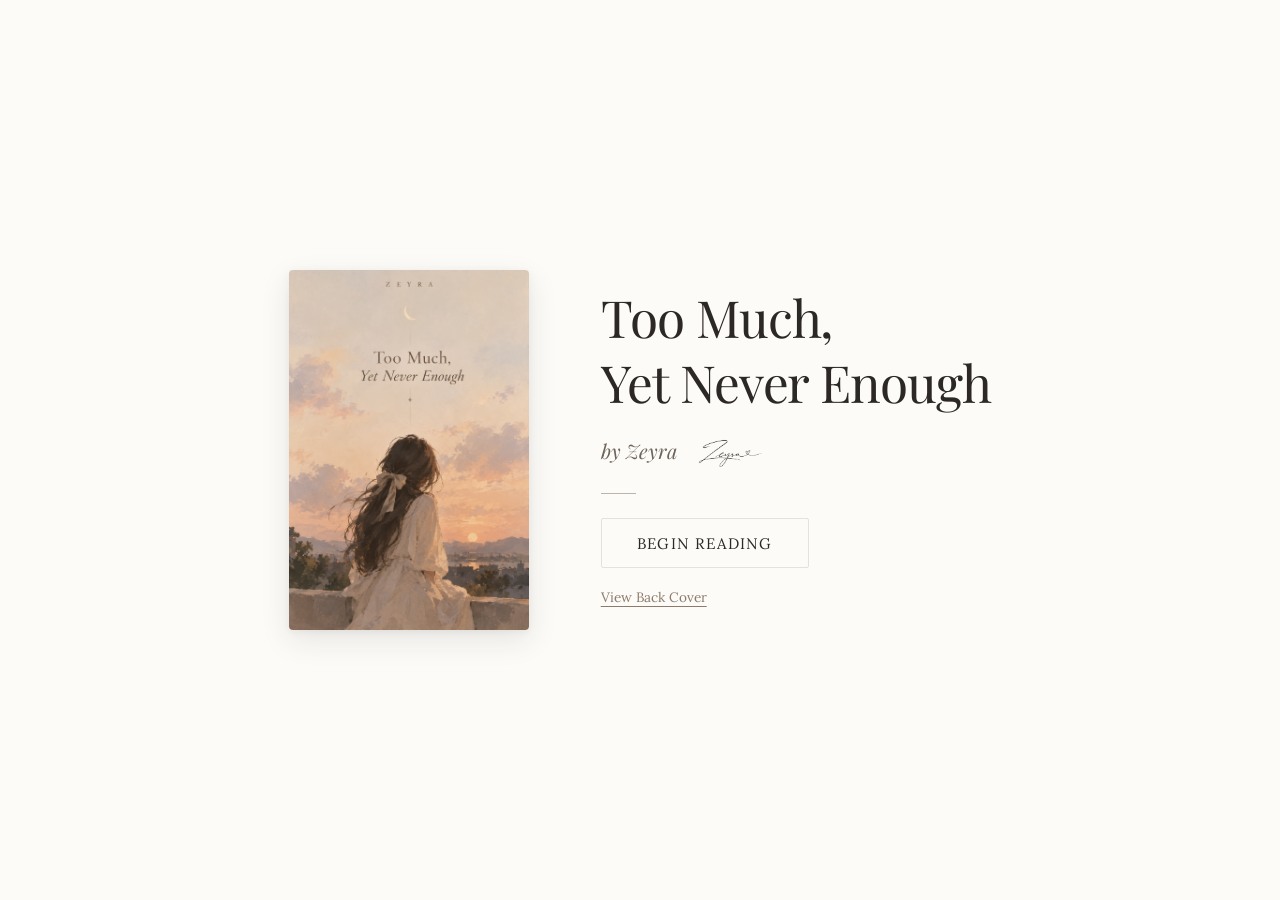
<file: index.html>
<!DOCTYPE html>
<html lang="en">
<head>
  <meta charset="UTF-8">
  <meta name="viewport" content="width=device-width, initial-scale=1.0">
  <title>Too Much, Yet Never Enough — Zeyra</title>
  <meta name="description" content="A book by Zeyra. Too Much, Yet Never Enough.">
  
  <!-- Typography: Playfair Display & Lora -->
  <link rel="preconnect" href="https://fonts.googleapis.com">
  <link rel="preconnect" href="https://fonts.gstatic.com" crossorigin>
  <link href="https://fonts.googleapis.com/css2?family=Lora:ital,wght@0,400;0,500;0,600;1,400;1,500&family=Playfair+Display:ital,wght@0,400;0,600;0,700;1,400&display=swap" rel="stylesheet">
  
  <link rel="stylesheet" href="css/styles.css">
</head>
<body class="theme-cream">
  <!-- Top Reading Progress Indicator -->
  <div id="progress-bar" class="progress-bar" aria-hidden="true"></div>

  <!-- Main Web Container -->
  <div id="app">
    
    <!-- HOMEPAGE VIEW (Clean, Quiet, Minimal, Literary) -->
    <section id="view-home" class="view view-home active" aria-label="Book Title Screen">
      <div class="home-container">
        
        <!-- Clean Cover Artwork -->
        <div class="home-cover-wrapper">
          <img src="images/Cover.png" alt="Too Much, Yet Never Enough Cover Artwork" class="home-cover-img">
        </div>

        <!-- Title & Action Buttons -->
        <div class="home-info">
          <h1 class="home-title">
            <span>Too Much,</span>
            <span>Yet Never Enough</span>
          </h1>
          <div class="home-author-row">
            <span class="home-author">by Zeyra</span>
            <img src="images/Signature.png" alt="Zeyra Signature" class="home-sig-thumb">
          </div>

          <div class="home-divider" aria-hidden="true"></div>

          <div class="home-actions">
            <button id="btn-begin" class="btn-primary" type="button">
              Begin Reading
            </button>
            <button id="btn-resume" class="btn-secondary hidden" type="button">
              Resume Reading
            </button>
            <button id="btn-view-back-cover" class="btn-link" type="button">
              View Back Cover
            </button>
          </div>
        </div>

      </div>
    </section>

    <!-- BACK COVER MODAL -->
    <div id="modal-back-cover" class="modal-overlay hidden" aria-hidden="true">
      <div class="modal-backdrop" id="backdrop-back-cover"></div>
      <div class="modal-content card-modal">
        <button id="btn-close-back-cover" class="close-btn" aria-label="Close Back Cover">
          <svg width="22" height="22" viewBox="0 0 24 24" fill="none" stroke="currentColor" stroke-width="2">
            <line x1="18" y1="6" x2="6" y2="18"></line>
            <line x1="6" y1="6" x2="18" y2="18"></line>
          </svg>
        </button>
        <div class="modal-body">
          <img src="images/Back_Cover.png" alt="Too Much, Yet Never Enough Back Cover" class="back-cover-modal-img">
        </div>
      </div>
    </div>

    <!-- READER VIEW -->
    <section id="view-reader" class="view view-reader hidden" aria-label="Book Reader">
      <!-- Minimal Sticky Reader Header -->
      <header class="reader-header">
        <div class="header-left">
          <button id="btn-home" class="icon-btn" title="Back to Title Screen" aria-label="Back to Title Screen">
            <svg width="18" height="18" viewBox="0 0 24 24" fill="none" stroke="currentColor" stroke-width="1.8" stroke-linecap="round" stroke-linejoin="round">
              <path d="M3 9l9-7 9 7v11a2 2 0 0 1-2 2H5a2 2 0 0 1-2-2z"></path>
              <polyline points="9 22 9 12 15 12 15 22"></polyline>
            </svg>
            <span class="btn-label">Home</span>
          </button>
          <span class="reader-book-title">Too Much, Yet Never Enough</span>
        </div>

        <div class="header-center">
          <span id="current-chapter-indicator" class="chapter-indicator">Chapter 1</span>
        </div>

        <div class="header-right">
          <div class="controls-group">
            <!-- Theme Selector -->
            <button id="btn-theme" class="icon-btn" title="Toggle Theme (Warm Cream / Soft Sepia / Quiet Dark)" aria-label="Toggle Theme">
              <svg width="18" height="18" viewBox="0 0 24 24" fill="none" stroke="currentColor" stroke-width="1.8">
                <circle cx="12" cy="12" r="5"></circle>
                <path d="M12 1v2M12 21v2M4.22 4.22l1.42 1.42M18.36 18.36l1.42 1.42M1 12h2M21 12h2M4.22 19.78l1.42-1.42M18.36 5.64l1.42-1.42"></path>
              </svg>
            </button>

            <!-- Font Size Adjuster -->
            <button id="btn-font-dec" class="text-btn" title="Decrease Text Size" aria-label="Decrease Text Size">A-</button>
            <button id="btn-font-inc" class="text-btn" title="Increase Text Size" aria-label="Increase Text Size">A+</button>

            <!-- Table of Contents Toggle -->
            <button id="btn-toc" class="icon-btn highlight" title="Table of Contents (M)" aria-label="Open Table of Contents">
              <svg width="18" height="18" viewBox="0 0 24 24" fill="none" stroke="currentColor" stroke-width="1.8">
                <line x1="3" y1="6" x2="21" y2="6"></line>
                <line x1="3" y1="12" x2="21" y2="12"></line>
                <line x1="3" y1="18" x2="17" y2="18"></line>
              </svg>
              <span class="btn-label">Contents</span>
            </button>
          </div>
        </div>
      </header>

      <!-- Reader Scroll Container -->
      <main id="reader-main" class="reader-main" tabIndex="0">
        
        <!-- PART INTRO BANNER -->
        <div id="part-banner" class="part-banner hidden" aria-live="polite">
          <p id="part-banner-num" class="part-number"></p>
          <h2 id="part-banner-title" class="part-title"></h2>
          <div class="part-divider"></div>
        </div>

        <!-- CHAPTER CONTENT AREA -->
        <article id="chapter-article" class="chapter-article" aria-live="polite">
          <header class="chapter-header">
            <p id="ch-number" class="ch-number-label"></p>
            <h1 id="ch-title" class="ch-title-heading"></h1>
          </header>
          
          <div id="ch-body" class="ch-body-text">
            <!-- Manuscript text rendered dynamically -->
          </div>

          <!-- EPILOGUE SIGNATURE -->
          <div id="epilogue-signature" class="epilogue-sig-container hidden">
            <img src="images/Signature.png" alt="Zeyra Signature" class="reader-signature-img">
          </div>
        </article>

        <!-- CHAPTER NAVIGATION FOOTER -->
        <nav class="reader-nav-footer" aria-label="Chapter Navigation">
          <button id="btn-prev-ch" class="nav-btn prev" type="button">
            <svg width="16" height="16" viewBox="0 0 24 24" fill="none" stroke="currentColor" stroke-width="2">
              <polyline points="15 18 9 12 15 6"></polyline>
            </svg>
            <div class="nav-btn-text">
              <span class="nav-sub">Previous</span>
              <span id="prev-ch-title" class="nav-title">---</span>
            </div>
          </button>

          <button id="btn-toc-footer" class="nav-toc-btn" type="button">
            Table of Contents
          </button>

          <button id="btn-next-ch" class="nav-btn next" type="button">
            <div class="nav-btn-text">
              <span class="nav-sub">Next</span>
              <span id="next-ch-title" class="nav-title">---</span>
            </div>
            <svg width="16" height="16" viewBox="0 0 24 24" fill="none" stroke="currentColor" stroke-width="2">
              <polyline points="9 18 15 12 9 6"></polyline>
            </svg>
          </button>
        </nav>

        <!-- BOOK ENDING & BACK COVER VIEW -->
        <footer id="book-footer" class="book-footer hidden">
          <div class="ending-ornament">― FIN ―</div>
          <p class="ending-title">Too Much, Yet Never Enough</p>
          <p class="ending-author">by Zeyra</p>
          <img src="images/Signature.png" alt="Zeyra Signature" class="footer-signature-img">

          <div class="ending-back-cover">
            <h3>Back Cover</h3>
            <img src="images/Back_Cover.png" alt="Too Much, Yet Never Enough Back Cover" class="ending-back-cover-img">
          </div>
        </footer>

      </main>
    </section>

    <!-- TABLE OF CONTENTS DRAWER / OVERLAY -->
    <div id="toc-overlay" class="toc-overlay hidden" aria-hidden="true">
      <div class="toc-backdrop" id="toc-backdrop"></div>
      <aside class="toc-drawer" aria-label="Table of Contents">
        <header class="toc-header">
          <div class="toc-header-title">
            <h2>Table of Contents</h2>
            <span class="toc-book-author">Too Much, Yet Never Enough</span>
          </div>
          <button id="btn-close-toc" class="close-btn" aria-label="Close Table of Contents">
            <svg width="20" height="20" viewBox="0 0 24 24" fill="none" stroke="currentColor" stroke-width="2">
              <line x1="18" y1="6" x2="6" y2="18"></line>
              <line x1="6" y1="6" x2="18" y2="18"></line>
            </svg>
          </button>
        </header>

        <div id="toc-list" class="toc-list">
          <!-- Dynamic Parts and Chapters -->
        </div>

        <div class="toc-footer-actions">
          <button id="btn-toc-back-cover" class="btn-secondary full-width">
            View Back Cover
          </button>
        </div>
      </aside>
    </div>

  </div>

  <!-- Embedded Manuscript Data -->
  <script src="js/book_data.js"></script>
  <script src="js/app.js"></script>
</body>
</html>
</file>
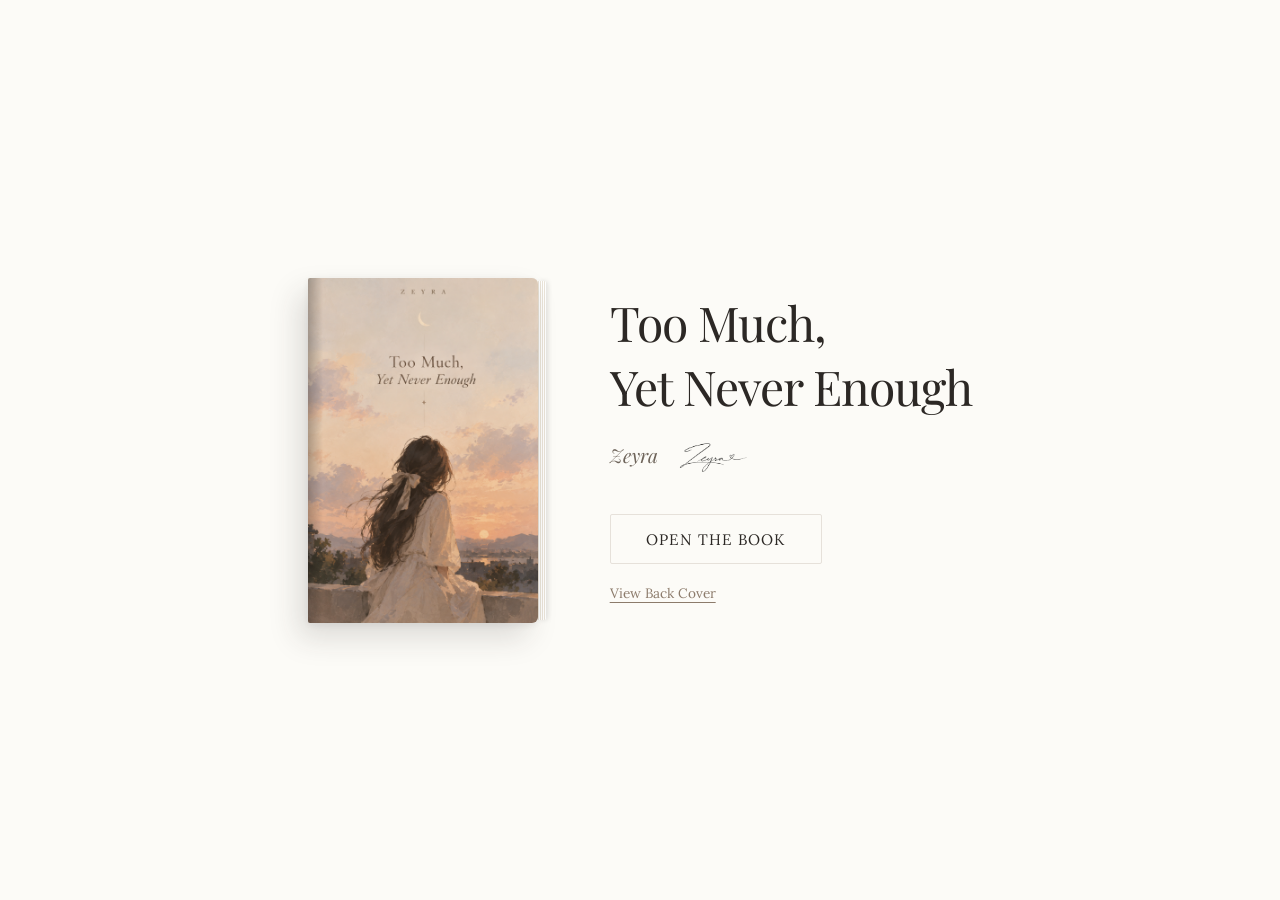
<file: web/index.html>
<!DOCTYPE html>
<html lang="en">
<head>
  <meta charset="UTF-8">
  <meta name="viewport" content="width=device-width, initial-scale=1.0">
  <title>Too Much, Yet Never Enough — Zeyra</title>
  <meta name="description" content="A book by Zeyra. Too Much, Yet Never Enough.">
  
  <!-- Typography: Playfair Display & Lora -->
  <link rel="preconnect" href="https://fonts.googleapis.com">
  <link rel="preconnect" href="https://fonts.gstatic.com" crossorigin>
  <link href="https://fonts.googleapis.com/css2?family=Lora:ital,wght@0,400;0,500;0,600;1,400;1,500&family=Playfair+Display:ital,wght@0,400;0,600;0,700;1,400&display=swap" rel="stylesheet">
  
  <link rel="stylesheet" href="css/styles.css">
</head>
<body class="theme-cream">
  <!-- Top Reading Progress Indicator -->
  <div id="progress-bar" class="progress-bar" aria-hidden="true"></div>

  <!-- Main Web Container -->
  <div id="app">
    
    <!-- HOMEPAGE & BOOK OPENING VIEW -->
    <section id="view-home" class="view view-home active" aria-label="Book Cover & Title Screen">
      <div class="home-container">
        
        <!-- 3D Realistic Book Display -->
        <div class="book-stage">
          <div id="book-3d" class="book-3d" title="Click to open book">
            <!-- Front Cover Layer -->
            <div class="book-cover-front">
              <img src="images/Cover.png" alt="Too Much, Yet Never Enough by Zeyra Cover" class="cover-img">
              <div class="cover-spine-shadow"></div>
            </div>
            
            <!-- Inside Page (Revealed when book opens) -->
            <div class="book-inside-page">
              <div class="inside-paper">
                <span class="inside-sub">Original Manuscript</span>
                <h2 class="inside-title">Too Much,<br>Yet Never Enough</h2>
                <div class="inside-line"></div>
                <p class="inside-author">by Zeyra</p>
                <img src="images/Signature.png" alt="Zeyra Signature" class="author-signature-img">
              </div>
            </div>

            <!-- Page Stack Effect -->
            <div class="book-pages-stack"></div>
          </div>
        </div>

        <!-- Title & Action Buttons -->
        <div class="home-info">
          <h1 class="home-title">
            <span>Too Much,</span>
            <span>Yet Never Enough</span>
          </h1>
          <div class="home-author-row">
            <span class="home-author">Zeyra</span>
            <img src="images/Signature.png" alt="Zeyra Signature" class="home-sig-thumb">
          </div>

          <div class="home-actions">
            <button id="btn-begin" class="btn-primary" type="button">
              Open the Book
            </button>
            <button id="btn-resume" class="btn-secondary hidden" type="button">
              Resume Reading
            </button>
            <button id="btn-view-back-cover" class="btn-link" type="button">
              View Back Cover
            </button>
          </div>
        </div>

      </div>
    </section>

    <!-- BACK COVER MODAL / VIEW -->
    <div id="modal-back-cover" class="modal-overlay hidden" aria-hidden="true">
      <div class="modal-backdrop" id="backdrop-back-cover"></div>
      <div class="modal-content card-modal">
        <button id="btn-close-back-cover" class="close-btn" aria-label="Close Back Cover">
          <svg width="22" height="22" viewBox="0 0 24 24" fill="none" stroke="currentColor" stroke-width="2">
            <line x1="18" y1="6" x2="6" y2="18"></line>
            <line x1="6" y1="6" x2="18" y2="18"></line>
          </svg>
        </button>
        <div class="modal-body">
          <img src="images/Back_Cover.png" alt="Too Much, Yet Never Enough Back Cover" class="back-cover-modal-img">
        </div>
      </div>
    </div>

    <!-- READER VIEW -->
    <section id="view-reader" class="view view-reader hidden" aria-label="Book Reader">
      <!-- Minimal Sticky Reader Header -->
      <header class="reader-header">
        <div class="header-left">
          <button id="btn-home" class="icon-btn" title="Back to Title Screen" aria-label="Back to Title Screen">
            <svg width="18" height="18" viewBox="0 0 24 24" fill="none" stroke="currentColor" stroke-width="1.8" stroke-linecap="round" stroke-linejoin="round">
              <path d="M3 9l9-7 9 7v11a2 2 0 0 1-2 2H5a2 2 0 0 1-2-2z"></path>
              <polyline points="9 22 9 12 15 12 15 22"></polyline>
            </svg>
            <span class="btn-label">Home</span>
          </button>
          <span class="reader-book-title">Too Much, Yet Never Enough</span>
        </div>

        <div class="header-center">
          <span id="current-chapter-indicator" class="chapter-indicator">Chapter 1</span>
        </div>

        <div class="header-right">
          <div class="controls-group">
            <!-- Theme Selector -->
            <button id="btn-theme" class="icon-btn" title="Toggle Theme (Warm Cream / Soft Sepia / Quiet Dark)" aria-label="Toggle Theme">
              <svg width="18" height="18" viewBox="0 0 24 24" fill="none" stroke="currentColor" stroke-width="1.8">
                <circle cx="12" cy="12" r="5"></circle>
                <path d="M12 1v2M12 21v2M4.22 4.22l1.42 1.42M18.36 18.36l1.42 1.42M1 12h2M21 12h2M4.22 19.78l1.42-1.42M18.36 5.64l1.42-1.42"></path>
              </svg>
            </button>

            <!-- Font Size Adjuster -->
            <button id="btn-font-dec" class="text-btn" title="Decrease Text Size" aria-label="Decrease Text Size">A-</button>
            <button id="btn-font-inc" class="text-btn" title="Increase Text Size" aria-label="Increase Text Size">A+</button>

            <!-- Table of Contents Toggle -->
            <button id="btn-toc" class="icon-btn highlight" title="Table of Contents (M)" aria-label="Open Table of Contents">
              <svg width="18" height="18" viewBox="0 0 24 24" fill="none" stroke="currentColor" stroke-width="1.8">
                <line x1="3" y1="6" x2="21" y2="6"></line>
                <line x1="3" y1="12" x2="21" y2="12"></line>
                <line x1="3" y1="18" x2="17" y2="18"></line>
              </svg>
              <span class="btn-label">Contents</span>
            </button>
          </div>
        </div>
      </header>

      <!-- Reader Scroll Container -->
      <main id="reader-main" class="reader-main" tabIndex="0">
        
        <!-- PART INTRO BANNER -->
        <div id="part-banner" class="part-banner hidden" aria-live="polite">
          <p id="part-banner-num" class="part-number"></p>
          <h2 id="part-banner-title" class="part-title"></h2>
          <div class="part-divider"></div>
        </div>

        <!-- CHAPTER CONTENT AREA -->
        <article id="chapter-article" class="chapter-article" aria-live="polite">
          <header class="chapter-header">
            <p id="ch-number" class="ch-number-label"></p>
            <h1 id="ch-title" class="ch-title-heading"></h1>
          </header>
          
          <div id="ch-body" class="ch-body-text">
            <!-- Manuscript text rendered dynamically -->
          </div>

          <!-- EPILOGUE SIGNATURE (Shown at end of Epilogue) -->
          <div id="epilogue-signature" class="epilogue-sig-container hidden">
            <img src="images/Signature.png" alt="Zeyra Signature" class="reader-signature-img">
          </div>
        </article>

        <!-- CHAPTER NAVIGATION FOOTER -->
        <nav class="reader-nav-footer" aria-label="Chapter Navigation">
          <button id="btn-prev-ch" class="nav-btn prev" type="button">
            <svg width="16" height="16" viewBox="0 0 24 24" fill="none" stroke="currentColor" stroke-width="2">
              <polyline points="15 18 9 12 15 6"></polyline>
            </svg>
            <div class="nav-btn-text">
              <span class="nav-sub">Previous</span>
              <span id="prev-ch-title" class="nav-title">---</span>
            </div>
          </button>

          <button id="btn-toc-footer" class="nav-toc-btn" type="button">
            Table of Contents
          </button>

          <button id="btn-next-ch" class="nav-btn next" type="button">
            <div class="nav-btn-text">
              <span class="nav-sub">Next</span>
              <span id="next-ch-title" class="nav-title">---</span>
            </div>
            <svg width="16" height="16" viewBox="0 0 24 24" fill="none" stroke="currentColor" stroke-width="2">
              <polyline points="9 18 15 12 9 6"></polyline>
            </svg>
          </button>
        </nav>

        <!-- BOOK ENDING & BACK COVER VIEW -->
        <footer id="book-footer" class="book-footer hidden">
          <div class="ending-ornament">― FIN ―</div>
          <p class="ending-title">Too Much, Yet Never Enough</p>
          <p class="ending-author">by Zeyra</p>
          <img src="images/Signature.png" alt="Zeyra Signature" class="footer-signature-img">

          <div class="ending-back-cover">
            <h3>Back Cover</h3>
            <img src="images/Back_Cover.png" alt="Too Much, Yet Never Enough Back Cover" class="ending-back-cover-img">
          </div>
        </footer>

      </main>
    </section>

    <!-- TABLE OF CONTENTS DRAWER / OVERLAY -->
    <div id="toc-overlay" class="toc-overlay hidden" aria-hidden="true">
      <div class="toc-backdrop" id="toc-backdrop"></div>
      <aside class="toc-drawer" aria-label="Table of Contents">
        <header class="toc-header">
          <div class="toc-header-title">
            <h2>Table of Contents</h2>
            <span class="toc-book-author">Too Much, Yet Never Enough</span>
          </div>
          <button id="btn-close-toc" class="close-btn" aria-label="Close Table of Contents">
            <svg width="20" height="20" viewBox="0 0 24 24" fill="none" stroke="currentColor" stroke-width="2">
              <line x1="18" y1="6" x2="6" y2="18"></line>
              <line x1="6" y1="6" x2="18" y2="18"></line>
            </svg>
          </button>
        </header>

        <div id="toc-list" class="toc-list">
          <!-- Dynamic Parts and Chapters -->
        </div>

        <div class="toc-footer-actions">
          <button id="btn-toc-back-cover" class="btn-secondary full-width">
            View Back Cover
          </button>
        </div>
      </aside>
    </div>

  </div>

  <!-- Embedded Manuscript Data -->
  <script src="js/book_data.js"></script>
  <script src="js/app.js"></script>
</body>
</html>
</file>
<file: css/styles.css>
/* ==========================================================================
   TOO MUCH, YET NEVER ENOUGH — DIGITAL PRESENTATION STYLES
   Minimalist, Literary, Warm, Human
   ========================================================================== */

:root {
  /* Default Theme: Warm Cream */
  --bg-primary: #FCFBF7;
  --bg-secondary: #F5F2EB;
  --bg-header: rgba(252, 251, 247, 0.94);
  --text-primary: #2C2825;
  --text-secondary: #6E645A;
  --text-muted: #8C7B6B;
  --border-color: #E6E1DA;
  --border-light: #F0ECE4;
  --hover-bg: #ECE7DE;
  --accent-color: #7C6F64;
  --shadow-sm: 0 4px 20px rgba(0, 0, 0, 0.04);
  --shadow-book: 0 10px 30px rgba(44, 40, 37, 0.1), 0 2px 8px rgba(0, 0, 0, 0.05);
  --shadow-drawer: -4px 0 30px rgba(0, 0, 0, 0.08);

  /* Typography Variables */
  --font-heading: 'Playfair Display', Georgia, 'Times New Roman', serif;
  --font-body: 'Lora', Georgia, serif;
  --font-size-base: 1.125rem; /* 18px */
  --line-height-body: 1.8;
  --reading-max-width: 680px;

  /* Transitions */
  --transition-fast: 0.15s ease;
  --transition-smooth: 0.3s cubic-bezier(0.16, 1, 0.3, 1);
}

/* Sepia Theme */
body.theme-sepia {
  --bg-primary: #F6F1E5;
  --bg-secondary: #EFE7D7;
  --bg-header: rgba(246, 241, 229, 0.94);
  --text-primary: #382E26;
  --text-secondary: #706153;
  --text-muted: #8F7D6D;
  --border-color: #E2D6C3;
  --border-light: #EBE0D0;
  --hover-bg: #E7DAC7;
  --accent-color: #826F5F;
}

/* Quiet Dark Theme */
body.theme-dark {
  --bg-primary: #1A1816;
  --bg-secondary: #24211E;
  --bg-header: rgba(26, 24, 22, 0.94);
  --text-primary: #E6DFD5;
  --text-secondary: #A3988C;
  --text-muted: #B8A898;
  --border-color: #332E28;
  --border-light: #2A2622;
  --hover-bg: #2B2723;
  --accent-color: #C2B3A3;
  --shadow-sm: 0 4px 20px rgba(0, 0, 0, 0.2);
  --shadow-book: 0 10px 30px rgba(0, 0, 0, 0.35);
  --shadow-drawer: -4px 0 30px rgba(0, 0, 0, 0.3);
}

/* Base Resets */
*, *::before, *::after {
  box-sizing: border-box;
  margin: 0;
  padding: 0;
}

html {
  font-size: 16px;
  scroll-behavior: smooth;
  -webkit-text-size-adjust: 100%;
}

body {
  background-color: var(--bg-primary);
  color: var(--text-primary);
  font-family: var(--font-body);
  font-size: var(--font-size-base);
  line-height: var(--line-height-body);
  text-rendering: optimizeLegibility;
  -webkit-font-smoothing: antialiased;
  -moz-osx-font-smoothing: grayscale;
  transition: background-color var(--transition-smooth), color var(--transition-smooth);
  min-height: 100vh;
  overflow-x: hidden;
}

/* Progress Bar */
.progress-bar {
  position: fixed;
  top: 0;
  left: 0;
  height: 2px;
  background-color: var(--accent-color);
  width: 0%;
  z-index: 1000;
  transition: width 0.1s ease-out;
  opacity: 0.7;
}

/* App Container */
#app {
  width: 100%;
  min-height: 100vh;
}

.view {
  width: 100%;
  min-height: 100vh;
}

.hidden {
  display: none !important;
}

/* ==========================================================================
   1. HOMEPAGE (Quiet, Minimal, Literary)
   ========================================================================== */

.view-home {
  display: flex;
  align-items: center;
  justify-content: center;
  padding: 3rem 1.5rem;
  min-height: 100vh;
}

.home-container {
  display: flex;
  flex-direction: column;
  align-items: center;
  gap: 3rem;
  max-width: 840px;
  width: 100%;
  animation: fadeIn 0.6s ease-out;
}

@media (min-width: 768px) {
  .home-container {
    flex-direction: row;
    justify-content: center;
    align-items: center;
    gap: 4.5rem;
  }
}

/* Clean Cover Artwork Display */
.home-cover-wrapper {
  max-width: 240px;
  width: 100%;
  border-radius: 4px;
  box-shadow: var(--shadow-book);
  overflow: hidden;
  transition: transform var(--transition-smooth);
}

.home-cover-wrapper:hover {
  transform: translateY(-4px);
}

.home-cover-img {
  width: 100%;
  height: auto;
  display: block;
}

/* Homepage Info & Actions */
.home-info {
  text-align: center;
  max-width: 440px;
}

@media (min-width: 768px) {
  .home-info {
    text-align: left;
  }
}

.home-title {
  font-family: var(--font-heading);
  font-size: clamp(2.2rem, 5.5vw, 3.2rem);
  font-weight: 400;
  letter-spacing: -0.02em;
  line-height: 1.2;
  color: var(--text-primary);
  display: flex;
  flex-direction: column;
  gap: 0.2rem;
  margin-bottom: 1.25rem;
}

.home-author-row {
  display: flex;
  align-items: center;
  gap: 1rem;
  margin-bottom: 1.5rem;
  justify-content: center;
}

@media (min-width: 768px) {
  .home-author-row {
    justify-content: flex-start;
  }
}

.home-author {
  font-family: var(--font-heading);
  font-size: 1.25rem;
  font-style: italic;
  color: var(--text-secondary);
}

.home-sig-thumb {
  height: 36px;
  width: auto;
  opacity: 0.85;
}

.home-divider {
  width: 35px;
  height: 1px;
  background-color: var(--accent-color);
  margin: 1.5rem auto;
  opacity: 0.5;
}

@media (min-width: 768px) {
  .home-divider {
    margin: 1.5rem 0;
  }
}

.home-actions {
  display: flex;
  flex-direction: column;
  align-items: stretch;
  gap: 0.85rem;

}

@media (min-width: 768px) {
  .home-actions {
    align-items: flex-start;
  }
}

.btn-primary {
  background-color: transparent;
  color: var(--text-primary);
  border: 1px solid var(--border-color);
  padding: 0.9rem 2.2rem;
  font-family: var(--font-body);
  font-size: 0.95rem;
  letter-spacing: 0.08em;
  text-transform: uppercase;
  cursor: pointer;
  border-radius: 2px;
  transition: all var(--transition-fast);
}

.btn-primary:hover {
  background-color: var(--text-primary);
  color: var(--bg-primary);
  border-color: var(--text-primary);
}

.btn-secondary {
  background-color: transparent;
  color: var(--text-secondary);
  border: 1px dashed var(--border-color);
  padding: 0.75rem 1.8rem;
  font-family: var(--font-body);
  font-size: 0.88rem;
  letter-spacing: 0.05em;
  cursor: pointer;
  border-radius: 2px;
  transition: all var(--transition-fast);
}

.btn-secondary:hover {
  border-color: var(--text-primary);
  color: var(--text-primary);
}

.btn-link {
  background: transparent;
  border: none;
  font-family: var(--font-body);
  font-size: 0.85rem;
  color: var(--text-muted);
  cursor: pointer;
  text-decoration: underline;
  text-underline-offset: 4px;
  padding: 0.4rem 0;
  transition: color var(--transition-fast);
}

.btn-link:hover {
  color: var(--text-primary);
}

/* ==========================================================================
   2. READER VIEW
   ========================================================================== */

.view-reader {
  display: flex;
  flex-direction: column;
  min-height: 100vh;
}

/* Reader Header */
.reader-header {
  position: sticky;
  top: 0;
  left: 0;
  right: 0;
  height: 60px;
  background-color: var(--bg-header);
  backdrop-filter: blur(8px);
  -webkit-backdrop-filter: blur(8px);
  border-bottom: 1px solid var(--border-light);
  display: flex;
  align-items: center;
  justify-content: space-between;
  padding: 0 1.5rem;
  z-index: 100;
  transition: background-color var(--transition-smooth);
}

.header-left, .header-right {
  display: flex;
  align-items: center;
  gap: 0.75rem;
}

.reader-book-title {
  font-family: var(--font-heading);
  font-size: 0.9rem;
  font-style: italic;
  color: var(--text-secondary);
  display: none;
}

@media (min-width: 640px) {
  .reader-book-title {
    display: inline-block;
  }
}

.chapter-indicator {
  font-family: var(--font-body);
  font-size: 0.85rem;
  letter-spacing: 0.04em;
  color: var(--text-muted);
  text-transform: uppercase;
}

.controls-group {
  display: flex;
  align-items: center;
  gap: 0.5rem;
}

.icon-btn, .text-btn {
  background: transparent;
  border: 1px solid transparent;
  color: var(--text-secondary);
  font-family: var(--font-body);
  font-size: 0.85rem;
  padding: 0.4rem 0.6rem;
  border-radius: 4px;
  cursor: pointer;
  display: flex;
  align-items: center;
  gap: 0.4rem;
  transition: all var(--transition-fast);
}

.icon-btn:hover, .text-btn:hover {
  background-color: var(--hover-bg);
  color: var(--text-primary);
}

.icon-btn.highlight {
  border-color: var(--border-color);
  color: var(--text-primary);
}

.btn-label {
  font-size: 0.8rem;
  letter-spacing: 0.03em;
}

@media (max-width: 500px) {
  .btn-label {
    display: none;
  }
}

/* Reader Main Content Area */
.reader-main {
  flex: 1;
  width: 100%;
  max-width: var(--reading-max-width);
  margin: 0 auto;
  padding: 3rem 1.5rem 6rem 1.5rem;
  outline: none;
}

/* Part Intro Banner */
.part-banner {
  text-align: center;
  padding: 4rem 1rem 5rem 1rem;
  margin-bottom: 3rem;
  border-bottom: 1px solid var(--border-light);
  animation: fadeIn 0.5s ease-out;
}

.part-number {
  font-family: var(--font-heading);
  font-size: 0.95rem;
  letter-spacing: 0.2em;
  text-transform: uppercase;
  color: var(--text-muted);
  margin-bottom: 0.75rem;
}

.part-title {
  font-family: var(--font-heading);
  font-size: clamp(1.8rem, 4vw, 2.5rem);
  font-weight: 400;
  color: var(--text-primary);
  line-height: 1.3;
}

.part-divider {
  width: 30px;
  height: 1px;
  background-color: var(--accent-color);
  margin: 2rem auto 0 auto;
  opacity: 0.4;
}

/* Chapter Header & Content */
.chapter-article {
  animation: fadeIn 0.4s ease-out;
}

.chapter-header {
  margin-bottom: 3rem;
  text-align: left;
}

.ch-number-label {
  font-family: var(--font-heading);
  font-size: 0.85rem;
  letter-spacing: 0.15em;
  text-transform: uppercase;
  color: var(--text-muted);
  margin-bottom: 0.5rem;
}

.ch-title-heading {
  font-family: var(--font-heading);
  font-size: clamp(1.6rem, 4vw, 2.3rem);
  font-weight: 600;
  line-height: 1.3;
  color: var(--text-primary);
  letter-spacing: -0.01em;
}

.ch-body-text {
  font-size: inherit;
  line-height: var(--line-height-body);
}

.ch-body-text p {
  margin-bottom: 1.25em;
  word-wrap: break-word;
}

/* Epilogue Signature Container */
.epilogue-sig-container {
  display: flex;
  justify-content: center;
  margin-top: 3.5rem;
  padding-top: 2rem;
}

.reader-signature-img {
  max-width: 180px;
  height: auto;
  opacity: 0.85;
}

/* Reader Navigation Footer */
.reader-nav-footer {
  margin-top: 5rem;
  padding-top: 2rem;
  border-top: 1px solid var(--border-color);
  display: flex;
  align-items: center;
  justify-content: space-between;
  gap: 1rem;
}

.nav-btn {
  background: transparent;
  border: 1px solid var(--border-color);
  padding: 0.8rem 1.2rem;
  border-radius: 3px;
  color: var(--text-primary);
  cursor: pointer;
  display: flex;
  align-items: center;
  gap: 0.6rem;
  max-width: 45%;
  transition: all var(--transition-fast);
}

.nav-btn:hover {
  background-color: var(--hover-bg);
  border-color: var(--text-primary);
}

.nav-btn:disabled {
  opacity: 0.3;
  cursor: not-allowed;
  border-color: var(--border-light);
}

.nav-btn-text {
  display: flex;
  flex-direction: column;
  text-align: left;
  overflow: hidden;
}

.nav-btn.next .nav-btn-text {
  text-align: right;
}

.nav-sub {
  font-size: 0.72rem;
  text-transform: uppercase;
  letter-spacing: 0.08em;
  color: var(--text-muted);
}

.nav-title {
  font-family: var(--font-heading);
  font-size: 0.9rem;
  white-space: nowrap;
  overflow: hidden;
  text-overflow: ellipsis;
  color: var(--text-primary);
}

.nav-toc-btn {
  background: transparent;
  border: none;
  font-family: var(--font-body);
  font-size: 0.85rem;
  color: var(--text-secondary);
  cursor: pointer;
  text-decoration: underline;
  text-underline-offset: 4px;
}

.nav-toc-btn:hover {
  color: var(--text-primary);
}

/* Book Ending Footer & Back Cover */
.book-footer {
  text-align: center;
  padding: 4rem 0 2rem 0;
  margin-top: 3rem;
  border-top: 1px dashed var(--border-color);
}

.ending-ornament {
  font-family: var(--font-heading);
  font-size: 1rem;
  letter-spacing: 0.2em;
  color: var(--text-muted);
  margin-bottom: 1rem;
}

.ending-title {
  font-family: var(--font-heading);
  font-size: 1.3rem;
  color: var(--text-primary);
}

.ending-author {
  font-style: italic;
  color: var(--text-secondary);
  margin-top: 0.25rem;
}

.footer-signature-img {
  max-width: 140px;
  height: auto;
  margin-top: 1rem;
  opacity: 0.85;
}

.ending-back-cover {
  margin-top: 4rem;
  padding-top: 2.5rem;
  border-top: 1px solid var(--border-light);
}

.ending-back-cover h3 {
  font-family: var(--font-heading);
  font-size: 0.9rem;
  letter-spacing: 0.15em;
  text-transform: uppercase;
  color: var(--text-muted);
  margin-bottom: 1.5rem;
}

.ending-back-cover-img {
  max-width: 280px;
  width: 100%;
  height: auto;
  border-radius: 4px;
  box-shadow: var(--shadow-book);
}

/* ==========================================================================
   3. BACK COVER MODAL
   ========================================================================== */

.modal-overlay {
  position: fixed;
  inset: 0;
  z-index: 300;
  display: flex;
  align-items: center;
  justify-content: center;
  padding: 1.5rem;
}

.modal-backdrop {
  position: absolute;
  inset: 0;
  background-color: rgba(0, 0, 0, 0.6);
  backdrop-filter: blur(4px);
  animation: fadeIn 0.2s ease-out;
}

.card-modal {
  position: relative;
  max-width: 440px;
  width: 100%;
  background-color: var(--bg-primary);
  border-radius: 6px;
  box-shadow: 0 20px 40px rgba(0,0,0,0.3);
  z-index: 10;
  padding: 1rem;
  animation: fadeIn 0.3s ease-out;

  display: flex;
  flex-direction: column;
  align-items: center;
}

.card-modal .close-btn {
  position: absolute;
  top: 1rem;
  right: 1rem;
  background: var(--bg-secondary);
  border-radius: 50%;
  z-index: 20;
}

.back-cover-modal-img {
  width: 100%;
  height: auto;
  border-radius: 4px;
  display: block;
}

/* ==========================================================================
   4. TABLE OF CONTENTS DRAWER
   ========================================================================== */

.toc-overlay {
  position: fixed;
  inset: 0;
  z-index: 200;
  display: flex;
  justify-content: flex-end;
}

.toc-backdrop {
  position: absolute;
  inset: 0;
  background-color: rgba(0, 0, 0, 0.4);
  backdrop-filter: blur(2px);
  animation: fadeIn 0.2s ease-out;
}

.toc-drawer {
  position: relative;
  width: 100%;
  max-width: 420px;
  height: 100%;
  background-color: var(--bg-primary);
  box-shadow: var(--shadow-drawer);
  display: flex;
  flex-direction: column;
  z-index: 10;
  animation: slideInRight 0.3s cubic-bezier(0.16, 1, 0.3, 1);
}

.toc-header {
  padding: 1.5rem;
  border-bottom: 1px solid var(--border-color);
  display: flex;
  align-items: center;
  justify-content: space-between;
}

.toc-header-title h2 {
  font-family: var(--font-heading);
  font-size: 1.3rem;
  font-weight: 600;
}

.toc-book-author {
  font-size: 0.8rem;
  color: var(--text-muted);
  font-style: italic;
}

.close-btn {
  background: transparent;
  border: none;
  color: var(--text-secondary);
  cursor: pointer;
  padding: 0.4rem;
  border-radius: 4px;
  display: flex;
  align-items: center;
  justify-content: center;
}

.close-btn:hover {
  background-color: var(--hover-bg);
  color: var(--text-primary);
}

.toc-list {
  flex: 1;
  overflow-y: auto;
  padding: 1.5rem;
}

.toc-part-group {
  margin-bottom: 2rem;
}

.toc-part-header {
  font-family: var(--font-heading);
  font-size: 0.82rem;
  letter-spacing: 0.12em;
  text-transform: uppercase;
  color: var(--text-muted);
  padding-bottom: 0.5rem;
  border-bottom: 1px solid var(--border-light);
  margin-bottom: 0.75rem;
}

.toc-part-title-sub {
  font-size: 0.95rem;
  font-weight: 600;
  color: var(--text-primary);
  text-transform: none;
  letter-spacing: normal;
  display: block;
  margin-top: 0.2rem;
}

.toc-item-link {
  display: flex;
  align-items: baseline;
  justify-content: space-between;
  padding: 0.55rem 0.6rem;
  border-radius: 3px;
  color: var(--text-secondary);
  text-decoration: none;
  font-size: 0.92rem;
  transition: all var(--transition-fast);
}

.toc-item-link:hover {
  background-color: var(--hover-bg);
  color: var(--text-primary);
}

.toc-item-link.active {
  background-color: var(--hover-bg);
  color: var(--text-primary);
  font-weight: 500;
  border-left: 2px solid var(--accent-color);
}

.toc-footer-actions {
  padding: 1rem 1.5rem;
  border-top: 1px solid var(--border-color);
}

.full-width {
  width: 100%;
}

/* Keyframes */
@keyframes fadeIn {
  from { opacity: 0; }
  to { opacity: 1; }
}

@keyframes slideInRight {
  from { transform: translateX(100%); }
  to { transform: translateX(0); }
}

/* Responsiveness Adjustments */
@media (max-width: 480px) {
  .reader-header {
    padding: 0 1rem;
  }
  .reader-main {
    padding: 2rem 1rem 4rem 1rem;
  }
  .reader-nav-footer {
    flex-direction: column;
    align-items: stretch;
  }
  .nav-btn {
    max-width: 100%;
  }
  .nav-btn.next .nav-btn-text {
    text-align: left;
  }
}
</file>
<file: web/css/styles.css>
/* ==========================================================================
   TOO MUCH, YET NEVER ENOUGH — DIGITAL PRESENTATION STYLES
   Minimalist, Literary, Warm, Human
   ========================================================================== */

:root {
  /* Default Theme: Warm Cream */
  --bg-primary: #FCFBF7;
  --bg-secondary: #F5F2EB;
  --bg-header: rgba(252, 251, 247, 0.94);
  --text-primary: #2C2825;
  --text-secondary: #6E645A;
  --text-muted: #8C7B6B;
  --border-color: #E6E1DA;
  --border-light: #F0ECE4;
  --hover-bg: #ECE7DE;
  --accent-color: #7C6F64;
  --shadow-sm: 0 4px 20px rgba(0, 0, 0, 0.04);
  --shadow-book: -10px 15px 30px rgba(44, 40, 37, 0.15), 0 2px 8px rgba(0, 0, 0, 0.08);
  --shadow-drawer: -4px 0 30px rgba(0, 0, 0, 0.08);

  /* Typography Variables */
  --font-heading: 'Playfair Display', Georgia, 'Times New Roman', serif;
  --font-body: 'Lora', Georgia, serif;
  --font-size-base: 1.125rem; /* 18px */
  --line-height-body: 1.8;
  --reading-max-width: 680px;

  /* Transitions */
  --transition-fast: 0.15s ease;
  --transition-smooth: 0.3s cubic-bezier(0.16, 1, 0.3, 1);
  --transition-book: 0.8s cubic-bezier(0.4, 0, 0.2, 1);
}

/* Sepia Theme */
body.theme-sepia {
  --bg-primary: #F6F1E5;
  --bg-secondary: #EFE7D7;
  --bg-header: rgba(246, 241, 229, 0.94);
  --text-primary: #382E26;
  --text-secondary: #706153;
  --text-muted: #8F7D6D;
  --border-color: #E2D6C3;
  --border-light: #EBE0D0;
  --hover-bg: #E7DAC7;
  --accent-color: #826F5F;
}

/* Quiet Dark Theme */
body.theme-dark {
  --bg-primary: #1A1816;
  --bg-secondary: #24211E;
  --bg-header: rgba(26, 24, 22, 0.94);
  --text-primary: #E6DFD5;
  --text-secondary: #A3988C;
  --text-muted: #B8A898;
  --border-color: #332E28;
  --border-light: #2A2622;
  --hover-bg: #2B2723;
  --accent-color: #C2B3A3;
  --shadow-sm: 0 4px 20px rgba(0, 0, 0, 0.2);
  --shadow-book: -10px 15px 35px rgba(0, 0, 0, 0.4);
  --shadow-drawer: -4px 0 30px rgba(0, 0, 0, 0.3);
}

/* Base Resets */
*, *::before, *::after {
  box-sizing: border-box;
  margin: 0;
  padding: 0;
}

html {
  font-size: 16px;
  scroll-behavior: smooth;
  -webkit-text-size-adjust: 100%;
}

body {
  background-color: var(--bg-primary);
  color: var(--text-primary);
  font-family: var(--font-body);
  font-size: var(--font-size-base);
  line-height: var(--line-height-body);
  text-rendering: optimizeLegibility;
  -webkit-font-smoothing: antialiased;
  -moz-osx-font-smoothing: grayscale;
  transition: background-color var(--transition-smooth), color var(--transition-smooth);
  min-height: 100vh;
  overflow-x: hidden;
}

/* Progress Bar */
.progress-bar {
  position: fixed;
  top: 0;
  left: 0;
  height: 2px;
  background-color: var(--accent-color);
  width: 0%;
  z-index: 1000;
  transition: width 0.1s ease-out;
  opacity: 0.7;
}

/* App Container */
#app {
  width: 100%;
  min-height: 100vh;
}

.view {
  width: 100%;
  min-height: 100vh;
}

.hidden {
  display: none !important;
}

/* ==========================================================================
   1. HOMEPAGE & REALISTIC 3D BOOK OPENING
   ========================================================================== */

.view-home {
  display: flex;
  align-items: center;
  justify-content: center;
  padding: 3rem 1.5rem;
  min-height: 100vh;
}

.home-container {
  display: flex;
  flex-direction: column;
  align-items: center;
  gap: 3rem;
  max-width: 900px;
  width: 100%;
  animation: fadeIn 0.8s ease-out;
}

@media (min-width: 768px) {
  .home-container {
    flex-direction: row;
    justify-content: center;
    gap: 4.5rem;
  }
}

/* 3D Book Stage */
.book-stage {
  perspective: 1200px;
  display: flex;
  justify-content: center;
  align-items: center;
}

.book-3d {
  position: relative;
  width: 230px;
  height: 345px;
  transform-style: preserve-3d;
  transition: transform var(--transition-book);
  cursor: pointer;
}

.book-3d:hover {
  transform: rotateY(-18deg) rotateX(6deg) scale(1.02);
}

/* Book Opening Animation State */
.book-3d.is-opening {
  transform: rotateY(-160deg) translateX(30px) scale(1.05);
}

/* Front Cover Layer */
.book-cover-front {
  position: absolute;
  inset: 0;
  background-color: var(--bg-secondary);
  border-radius: 2px 6px 6px 2px;
  box-shadow: var(--shadow-book);
  transform-origin: left center;
  transform-style: preserve-3d;
  transition: transform var(--transition-book);
  z-index: 5;
  overflow: hidden;
}

.cover-img {
  width: 100%;
  height: 100%;
  object-fit: cover;
  display: block;
}

.cover-spine-shadow {
  position: absolute;
  top: 0;
  left: 0;
  bottom: 0;
  width: 15px;
  background: linear-gradient(90deg, rgba(0,0,0,0.25) 0%, rgba(0,0,0,0) 100%);
  pointer-events: none;
}

/* Inside Page Layer */
.book-inside-page {
  position: absolute;
  inset: 0;
  background-color: #FAF6EE;
  color: #2C2825;
  border-radius: 2px 6px 6px 2px;
  box-shadow: inset 5px 0 15px rgba(0,0,0,0.06);
  display: flex;
  align-items: center;
  justify-content: center;
  padding: 1.5rem;
  text-align: center;
  z-index: 2;
}

.inside-paper {
  border: 1px solid #EAE3D5;
  padding: 1.5rem 1rem;
  width: 100%;
  height: 100%;
  display: flex;
  flex-direction: column;
  align-items: center;
  justify-content: center;
  gap: 0.5rem;
}

.inside-sub {
  font-size: 0.65rem;
  letter-spacing: 0.15em;
  text-transform: uppercase;
  color: #8C7B6B;
}

.inside-title {
  font-family: var(--font-heading);
  font-size: 1.15rem;
  font-weight: 600;
  line-height: 1.25;
  color: #1F1B18;
}

.inside-line {
  width: 25px;
  height: 1px;
  background-color: #8C7B6B;
  margin: 0.3rem 0;
  opacity: 0.6;
}

.inside-author {
  font-family: var(--font-heading);
  font-size: 0.85rem;
  font-style: italic;
  color: #5A524C;
}

.author-signature-img {
  max-width: 110px;
  height: auto;
  margin-top: 0.4rem;
  opacity: 0.9;
  filter: contrast(1.1);
}

/* Pages Stack Thickness Effect */
.book-pages-stack {
  position: absolute;
  top: 3px;
  right: -8px;
  bottom: 3px;
  width: 8px;
  background: repeating-linear-gradient(
    90deg,
    #EAE4D8,
    #EAE4D8 1px,
    #FFF 1px,
    #FFF 2px
  );
  border-radius: 0 2px 2px 0;
  box-shadow: 2px 0 5px rgba(0,0,0,0.1);
  z-index: 1;
}

/* Homepage Info & Actions */
.home-info {
  text-align: center;
  max-width: 440px;
}

@media (min-width: 768px) {
  .home-info {
    text-align: left;
  }
}

.home-title {
  font-family: var(--font-heading);
  font-size: clamp(2rem, 5vw, 3rem);
  font-weight: 400;
  letter-spacing: -0.02em;
  line-height: 1.25;
  color: var(--text-primary);
  display: flex;
  flex-direction: column;
  gap: 0.3rem;
  margin-bottom: 1.25rem;
}

.home-author-row {
  display: flex;
  align-items: center;
  gap: 1rem;
  margin-bottom: 2.5rem;
  justify-content: center;
}

@media (min-width: 768px) {
  .home-author-row {
    justify-content: flex-start;
  }
}

.home-author {
  font-family: var(--font-heading);
  font-size: 1.2rem;
  font-style: italic;
  color: var(--text-secondary);
}

.home-sig-thumb {
  height: 38px;
  width: auto;
  opacity: 0.85;
}

.home-actions {
  display: flex;
  flex-direction: column;
  align-items: stretch;
  gap: 0.85rem;
}

@media (min-width: 768px) {
  .home-actions {
    align-items: flex-start;
  }
}

.btn-primary {
  background-color: transparent;
  color: var(--text-primary);
  border: 1px solid var(--border-color);
  padding: 0.9rem 2.2rem;
  font-family: var(--font-body);
  font-size: 0.95rem;
  letter-spacing: 0.08em;
  text-transform: uppercase;
  cursor: pointer;
  border-radius: 2px;
  transition: all var(--transition-fast);
}

.btn-primary:hover {
  background-color: var(--text-primary);
  color: var(--bg-primary);
  border-color: var(--text-primary);
}

.btn-secondary {
  background-color: transparent;
  color: var(--text-secondary);
  border: 1px dashed var(--border-color);
  padding: 0.75rem 1.8rem;
  font-family: var(--font-body);
  font-size: 0.88rem;
  letter-spacing: 0.05em;
  cursor: pointer;
  border-radius: 2px;
  transition: all var(--transition-fast);
}

.btn-secondary:hover {
  border-color: var(--text-primary);
  color: var(--text-primary);
}

.btn-link {
  background: transparent;
  border: none;
  font-family: var(--font-body);
  font-size: 0.85rem;
  color: var(--text-muted);
  cursor: pointer;
  text-decoration: underline;
  text-underline-offset: 4px;
  padding: 0.4rem 0;
  transition: color var(--transition-fast);
}

.btn-link:hover {
  color: var(--text-primary);
}

/* ==========================================================================
   2. READER VIEW & SIGNATURE INTEGRATION
   ========================================================================== */

.view-reader {
  display: flex;
  flex-direction: column;
  min-height: 100vh;
}

/* Reader Header */
.reader-header {
  position: sticky;
  top: 0;
  left: 0;
  right: 0;
  height: 60px;
  background-color: var(--bg-header);
  backdrop-filter: blur(8px);
  -webkit-backdrop-filter: blur(8px);
  border-bottom: 1px solid var(--border-light);
  display: flex;
  align-items: center;
  justify-content: space-between;
  padding: 0 1.5rem;
  z-index: 100;
  transition: background-color var(--transition-smooth);
}

.header-left, .header-right {
  display: flex;
  align-items: center;
  gap: 0.75rem;
}

.reader-book-title {
  font-family: var(--font-heading);
  font-size: 0.9rem;
  font-style: italic;
  color: var(--text-secondary);
  display: none;
}

@media (min-width: 640px) {
  .reader-book-title {
    display: inline-block;
  }
}

.chapter-indicator {
  font-family: var(--font-body);
  font-size: 0.85rem;
  letter-spacing: 0.04em;
  color: var(--text-muted);
  text-transform: uppercase;
}

.controls-group {
  display: flex;
  align-items: center;
  gap: 0.5rem;
}

.icon-btn, .text-btn {
  background: transparent;
  border: 1px solid transparent;
  color: var(--text-secondary);
  font-family: var(--font-body);
  font-size: 0.85rem;
  padding: 0.4rem 0.6rem;
  border-radius: 4px;
  cursor: pointer;
  display: flex;
  align-items: center;
  gap: 0.4rem;
  transition: all var(--transition-fast);
}

.icon-btn:hover, .text-btn:hover {
  background-color: var(--hover-bg);
  color: var(--text-primary);
}

.icon-btn.highlight {
  border-color: var(--border-color);
  color: var(--text-primary);
}

.btn-label {
  font-size: 0.8rem;
  letter-spacing: 0.03em;
}

@media (max-width: 500px) {
  .btn-label {
    display: none;
  }
}

/* Reader Main Content Area */
.reader-main {
  flex: 1;
  width: 100%;
  max-width: var(--reading-max-width);
  margin: 0 auto;
  padding: 3rem 1.5rem 6rem 1.5rem;
  outline: none;
}

/* Part Intro Banner */
.part-banner {
  text-align: center;
  padding: 4rem 1rem 5rem 1rem;
  margin-bottom: 3rem;
  border-bottom: 1px solid var(--border-light);
  animation: fadeIn 0.5s ease-out;
}

.part-number {
  font-family: var(--font-heading);
  font-size: 0.95rem;
  letter-spacing: 0.2em;
  text-transform: uppercase;
  color: var(--text-muted);
  margin-bottom: 0.75rem;
}

.part-title {
  font-family: var(--font-heading);
  font-size: clamp(1.8rem, 4vw, 2.5rem);
  font-weight: 400;
  color: var(--text-primary);
  line-height: 1.3;
}

.part-divider {
  width: 30px;
  height: 1px;
  background-color: var(--accent-color);
  margin: 2rem auto 0 auto;
  opacity: 0.4;
}

/* Chapter Header & Content */
.chapter-article {
  animation: fadeIn 0.4s ease-out;
}

.chapter-header {
  margin-bottom: 3rem;
  text-align: left;
}

.ch-number-label {
  font-family: var(--font-heading);
  font-size: 0.85rem;
  letter-spacing: 0.15em;
  text-transform: uppercase;
  color: var(--text-muted);
  margin-bottom: 0.5rem;
}

.ch-title-heading {
  font-family: var(--font-heading);
  font-size: clamp(1.6rem, 4vw, 2.3rem);
  font-weight: 600;
  line-height: 1.3;
  color: var(--text-primary);
  letter-spacing: -0.01em;
}

.ch-body-text {
  font-size: inherit;
  line-height: var(--line-height-body);
}

.ch-body-text p {
  margin-bottom: 1.25em;
  word-wrap: break-word;
}

/* Epilogue Signature Container */
.epilogue-sig-container {
  display: flex;
  justify-content: center;
  margin-top: 3.5rem;
  padding-top: 2rem;
}

.reader-signature-img {
  max-width: 180px;
  height: auto;
  opacity: 0.85;
}

/* Reader Navigation Footer */
.reader-nav-footer {
  margin-top: 5rem;
  padding-top: 2rem;
  border-top: 1px solid var(--border-color);
  display: flex;
  align-items: center;
  justify-content: space-between;
  gap: 1rem;
}

.nav-btn {
  background: transparent;
  border: 1px solid var(--border-color);
  padding: 0.8rem 1.2rem;
  border-radius: 3px;
  color: var(--text-primary);
  cursor: pointer;
  display: flex;
  align-items: center;
  gap: 0.6rem;
  max-width: 45%;
  transition: all var(--transition-fast);
}

.nav-btn:hover {
  background-color: var(--hover-bg);
  border-color: var(--text-primary);
}

.nav-btn:disabled {
  opacity: 0.3;
  cursor: not-allowed;
  border-color: var(--border-light);
}

.nav-btn-text {
  display: flex;
  flex-direction: column;
  text-align: left;
  overflow: hidden;
}

.nav-btn.next .nav-btn-text {
  text-align: right;
}

.nav-sub {
  font-size: 0.72rem;
  text-transform: uppercase;
  letter-spacing: 0.08em;
  color: var(--text-muted);
}

.nav-title {
  font-family: var(--font-heading);
  font-size: 0.9rem;
  white-space: nowrap;
  overflow: hidden;
  text-overflow: ellipsis;
  color: var(--text-primary);
}

.nav-toc-btn {
  background: transparent;
  border: none;
  font-family: var(--font-body);
  font-size: 0.85rem;
  color: var(--text-secondary);
  cursor: pointer;
  text-decoration: underline;
  text-underline-offset: 4px;
}

.nav-toc-btn:hover {
  color: var(--text-primary);
}

/* Book Ending Footer & Back Cover */
.book-footer {
  text-align: center;
  padding: 4rem 0 2rem 0;
  margin-top: 3rem;
  border-top: 1px dashed var(--border-color);
}

.ending-ornament {
  font-family: var(--font-heading);
  font-size: 1rem;
  letter-spacing: 0.2em;
  color: var(--text-muted);
  margin-bottom: 1rem;
}

.ending-title {
  font-family: var(--font-heading);
  font-size: 1.3rem;
  color: var(--text-primary);
}

.ending-author {
  font-style: italic;
  color: var(--text-secondary);
  margin-top: 0.25rem;
}

.footer-signature-img {
  max-width: 140px;
  height: auto;
  margin-top: 1rem;
  opacity: 0.85;
}

.ending-back-cover {
  margin-top: 4rem;
  padding-top: 2.5rem;
  border-top: 1px solid var(--border-light);
}

.ending-back-cover h3 {
  font-family: var(--font-heading);
  font-size: 0.9rem;
  letter-spacing: 0.15em;
  text-transform: uppercase;
  color: var(--text-muted);
  margin-bottom: 1.5rem;
}

.ending-back-cover-img {
  max-width: 280px;
  width: 100%;
  height: auto;
  border-radius: 4px;
  box-shadow: var(--shadow-book);
}

/* ==========================================================================
   3. BACK COVER MODAL
   ========================================================================== */

.modal-overlay {
  position: fixed;
  inset: 0;
  z-index: 300;
  display: flex;
  align-items: center;
  justify-content: center;
  padding: 1.5rem;
}

.modal-backdrop {
  position: absolute;
  inset: 0;
  background-color: rgba(0, 0, 0, 0.6);
  backdrop-filter: blur(4px);
  animation: fadeIn 0.2s ease-out;
}

.card-modal {
  position: relative;
  max-width: 440px;
  width: 100%;
  background-color: var(--bg-primary);
  border-radius: 6px;
  box-shadow: 0 20px 40px rgba(0,0,0,0.3);
  z-index: 10;
  padding: 1rem;
  animation: fadeIn 0.3s ease-out;

  display: flex;
  flex-direction: column;
  align-items: center;
}

.card-modal .close-btn {
  position: absolute;
  top: 1rem;
  right: 1rem;
  background: var(--bg-secondary);
  border-radius: 50%;
  z-index: 20;
}

.back-cover-modal-img {
  width: 100%;
  height: auto;
  border-radius: 4px;
  display: block;
}

/* ==========================================================================
   4. TABLE OF CONTENTS DRAWER
   ========================================================================== */

.toc-overlay {
  position: fixed;
  inset: 0;
  z-index: 200;
  display: flex;
  justify-content: flex-end;
}

.toc-backdrop {
  position: absolute;
  inset: 0;
  background-color: rgba(0, 0, 0, 0.4);
  backdrop-filter: blur(2px);
  animation: fadeIn 0.2s ease-out;
}

.toc-drawer {
  position: relative;
  width: 100%;
  max-width: 420px;
  height: 100%;
  background-color: var(--bg-primary);
  box-shadow: var(--shadow-drawer);
  display: flex;
  flex-direction: column;
  z-index: 10;
  animation: slideInRight 0.3s cubic-bezier(0.16, 1, 0.3, 1);
}

.toc-header {
  padding: 1.5rem;
  border-bottom: 1px solid var(--border-color);
  display: flex;
  align-items: center;
  justify-content: space-between;
}

.toc-header-title h2 {
  font-family: var(--font-heading);
  font-size: 1.3rem;
  font-weight: 600;
}

.toc-book-author {
  font-size: 0.8rem;
  color: var(--text-muted);
  font-style: italic;
}

.close-btn {
  background: transparent;
  border: none;
  color: var(--text-secondary);
  cursor: pointer;
  padding: 0.4rem;
  border-radius: 4px;
  display: flex;
  align-items: center;
  justify-content: center;
}

.close-btn:hover {
  background-color: var(--hover-bg);
  color: var(--text-primary);
}

.toc-list {
  flex: 1;
  overflow-y: auto;
  padding: 1.5rem;
}

.toc-part-group {
  margin-bottom: 2rem;
}

.toc-part-header {
  font-family: var(--font-heading);
  font-size: 0.82rem;
  letter-spacing: 0.12em;
  text-transform: uppercase;
  color: var(--text-muted);
  padding-bottom: 0.5rem;
  border-bottom: 1px solid var(--border-light);
  margin-bottom: 0.75rem;
}

.toc-part-title-sub {
  font-size: 0.95rem;
  font-weight: 600;
  color: var(--text-primary);
  text-transform: none;
  letter-spacing: normal;
  display: block;
  margin-top: 0.2rem;
}

.toc-item-link {
  display: flex;
  align-items: baseline;
  justify-content: space-between;
  padding: 0.55rem 0.6rem;
  border-radius: 3px;
  color: var(--text-secondary);
  text-decoration: none;
  font-size: 0.92rem;
  transition: all var(--transition-fast);
}

.toc-item-link:hover {
  background-color: var(--hover-bg);
  color: var(--text-primary);
}

.toc-item-link.active {
  background-color: var(--hover-bg);
  color: var(--text-primary);
  font-weight: 500;
  border-left: 2px solid var(--accent-color);
}

.toc-footer-actions {
  padding: 1rem 1.5rem;
  border-top: 1px solid var(--border-color);
}

.full-width {
  width: 100%;
}

/* Keyframes */
@keyframes fadeIn {
  from { opacity: 0; }
  to { opacity: 1; }
}

@keyframes slideInRight {
  from { transform: translateX(100%); }
  to { transform: translateX(0); }
}

/* Responsiveness Adjustments */
@media (max-width: 480px) {
  .reader-header {
    padding: 0 1rem;
  }
  .reader-main {
    padding: 2rem 1rem 4rem 1rem;
  }
  .reader-nav-footer {
    flex-direction: column;
    align-items: stretch;
  }
  .nav-btn {
    max-width: 100%;
  }
  .nav-btn.next .nav-btn-text {
    text-align: left;
  }
}
</file>
